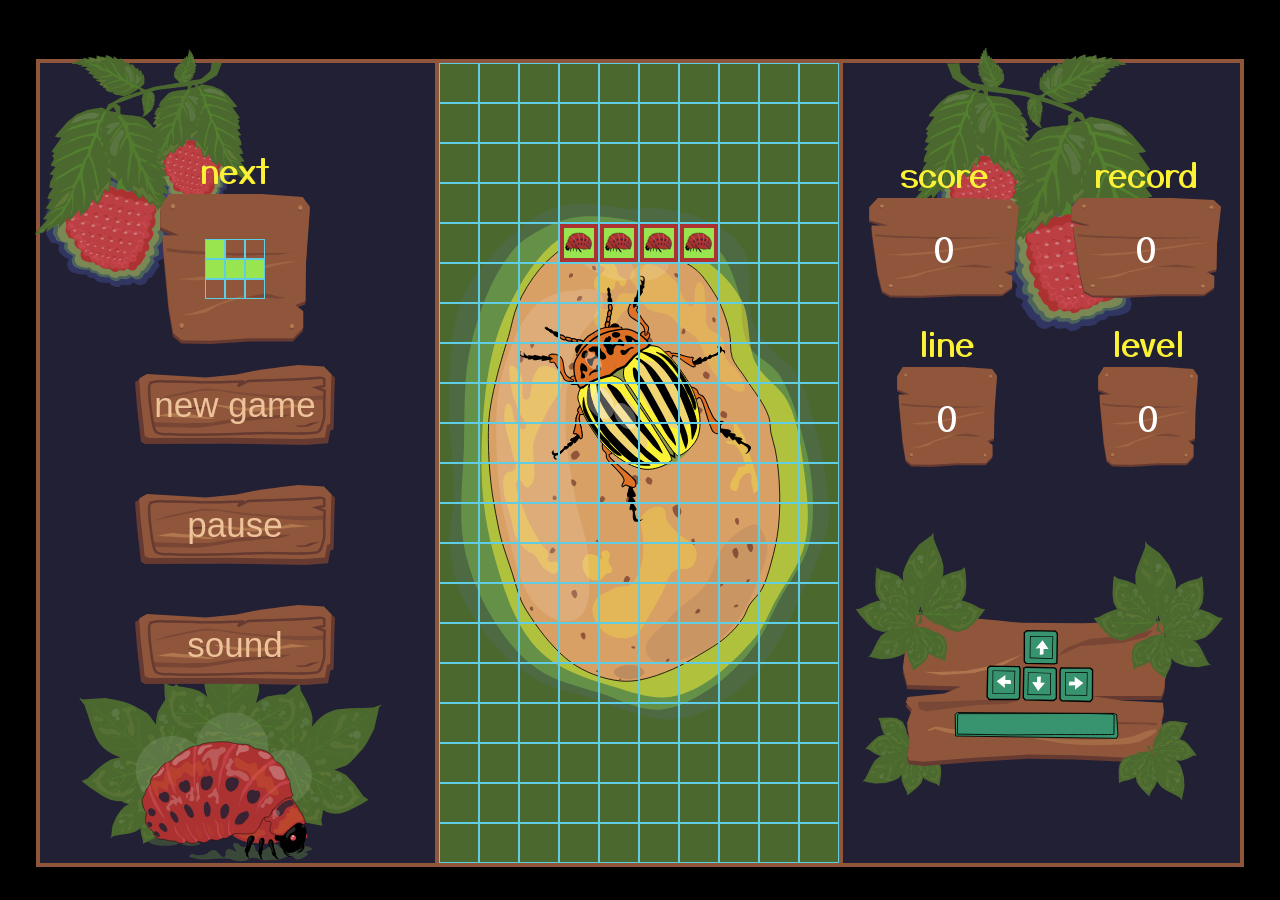
<file: index.html>
<!DOCTYPE html>
<html lang="en">
    <head>
        <meta charset="UTF-8" />
        <meta name="viewport" content="width=device-width, initial-scale=1" />
        <title>Tetris Colorados</title>
        <link rel="stylesheet" href="css/main.css" />
    </head>
    <body class="page">
        <div class="page-information">
            <span class="page-information__title">I work only on a desktop browser</span>
            <span class="page-information__text">Your device's screen is too small! The game is unavailable!</span>
        </div>
        <div class="main">
            <div id="windowGameWin" class="game-win">
                <div class="game-win__content-top">
                    <span class="game-win__title">You are a winner</span>
                    <span class="game-win__text"
                        >Dear friend, you did the impossible! As the game's author, I warmly congratulate you on saving
                        the harvest!</span
                    >
                </div>
                <div class="game-win__content-middle">
                    <div class="game-win__content-left">
                        <div class="game-win__picture-box">
                            <img class="game-win__picture" src="assets/images/potato-win.svg" alt="potato win" />
                        </div>
                    </div>
                    <div class="game-win__content-right">
                        <div class="game-win__record-box">
                            <span class="game-win__title game-win__title_position">Record: </span>
                            <span
                                id="gameWinRecord"
                                class="game-win__title game-win__title_position game-win__title_theme_white"
                            ></span>
                        </div>
                        <div class="game-win__line-box">
                            <span class="game-win__title game-win__title_position">Line: </span>
                            <span
                                id="gameWinLine"
                                class="game-win__title game-win__title_position game-win__title_theme_white"
                            ></span>
                        </div>
                        <div class="game-win__score-box">
                            <span class="game-win__title game-win__title_position">Score: </span>
                            <span
                                id="gameWinScore"
                                class="game-win__title game-win__title_position game-win__title_theme_white"
                            ></span>
                        </div>
                        <div class="game-win__level-box">
                            <span class="game-win__title game-win__title_position">Level: </span>
                            <span
                                id="gameWinLevel"
                                class="game-win__title game-win__title_position game-win__title_theme_white"
                            ></span>
                        </div>
                    </div>
                </div>
                <div class="game-win__content-bottom">
                    <div class="game-win__button">
                        <button class="button btnNewGame">
                            <img class="button__picture" src="assets/images/button.svg" alt="button" />
                            <span class="button__text">new game</span>
                        </button>
                    </div>
                </div>
            </div>
            <div id="windowGameOver" class="game-over">
                <div class="game-over__notification">
                    <div class="game-over__decor game-over__decor_left">
                        <img class="game-over__picture" src="assets/images/leafLeft.svg" alt="leaf eat" />
                    </div>
                    <span class="game-over__title">Game Over</span>
                    <span class="game-over__text"
                        >Sorry, but the bugs have already eaten the future food. Try again!</span
                    >
                    <div class="game-over__table">
                        <table class="table">
                            <tr class="table__row">
                                <td class="table__cell">
                                    <span class="game-over__text game-over__text-small game-over__text_position"
                                        >record</span
                                    >
                                </td>
                                <td class="table__cell">
                                    <span class="game-over__text game-over__text-small game-over__text_position"
                                        >score</span
                                    >
                                </td>
                                <td class="table__cell">
                                    <span class="game-over__text game-over__text-small game-over__text_position"
                                        >line</span
                                    >
                                </td>
                            </tr>
                            <tr class="table__row table__row-size">
                                <td class="table__cell">
                                    <span id="gameOverRecord" class="game-over__text game-over__text-small"></span>
                                </td>
                                <td class="table__cell">
                                    <span id="gameOverScore" class="game-over__text game-over__text-small"></span>
                                </td>
                                <td class="table__cell">
                                    <span id="gameOverLine" class="game-over__text game-over__text-small"></span>
                                </td>
                            </tr>
                        </table>
                    </div>
                    <div class="game-over__button-box">
                        <button class="button btnNewGame">
                            <img class="button__picture" src="assets/images/button.svg" alt="button" />
                            <span class="button__text">new game</span>
                        </button>
                    </div>
                    <div class="game-over__decor game-over__decor_right">
                        <img class="game-over__picture" src="assets/images/leafRight.svg" alt="leaf eat" />
                    </div>
                </div>
            </div>
            <div class="main__content-left">
                <div class="decor decor_position">
                    <img class="decor__picture" src="assets/images/raspberries.svg" alt="raspberries" />
                </div>
                <div class="main__information-panel information-panel">
                    <div class="information-panel__content-text">
                        <span class="information-panel__text">next</span>
                    </div>
                    <div class="information-panel__content-board">
                        <img class="information-panel__picture" src="assets/images/board.svg" alt="board" />
                        <div id="nextFigure" class="information-panel__next-figure"></div>
                    </div>
                </div>
                <div class="main__menu">
                    <ul class="list-menu">
                        <li class="list-menu__item">
                            <button class="button btnNewGame">
                                <img class="button__picture" src="assets/images/button.svg" alt="button" />
                                <span class="button__text">new game</span>
                            </button>
                        </li>
                        <li class="list-menu__item">
                            <button id="pause" class="button">
                                <img class="button__picture" src="assets/images/button.svg" alt="button" />
                                <span class="button__text">pause</span>
                            </button>
                        </li>
                        <li class="list-menu__item">
                            <button class="button">
                                <img class="button__picture" src="assets/images/button.svg" alt="button" />
                                <span class="button__text">sound</span>
                            </button>
                        </li>
                    </ul>
                </div>
                <div class="decor-bottom">
                    <img class="decor-bottom__picture" src="assets/images/larva.svg" alt="larva" />
                </div>
            </div>
            <div class="main__content-middle">
                <div id="scene" class="scene"></div>
            </div>
            <div class="main__content-right">
                <div class="decor-right decor_position-right">
                    <img class="decor__picture" src="assets/images/raspberries.svg" alt="raspberries" />
                </div>
                <div class="information-panel information-panel_right">
                    <div class="information-panel__content-top">
                        <div class="information-panel__content-left">
                            <div class="information-panel__content-text">
                                <span class="information-panel__text">score</span>
                            </div>
                            <div class="information-panel__content-board information-panel__content-board_size">
                                <img
                                    class="information-panel__picture information-panel__picture_size"
                                    src="assets/images/board-h.svg"
                                    alt="board"
                                />
                                <div id="score" class="information-panel__out">10</div>
                            </div>
                        </div>
                        <div class="information-panel__content-right">
                            <div class="information-panel__content-text">
                                <span class="information-panel__text">record</span>
                            </div>
                            <div class="information-panel__content-board information-panel__content-board_size">
                                <img
                                    class="information-panel__picture information-panel__picture_size"
                                    src="assets/images/board-h.svg"
                                    alt="board"
                                />
                                <div id="record" class="information-panel__out">100</div>
                            </div>
                        </div>
                    </div>
                    <div class="information-panel__content-bottom">
                        <div class="information-panel__content-left information-panel__content-left_position">
                            <div class="information-panel__content-text">
                                <span class="information-panel__text">line</span>
                            </div>
                            <div class="information-panel__content-board information-panel__content-board_size_small">
                                <img class="information-panel__picture" src="assets/images/board.svg" alt="board" />
                                <div id="line" class="information-panel__out">1</div>
                            </div>
                        </div>
                        <div class="information-panel__content-right">
                            <div class="information-panel__content-text">
                                <span class="information-panel__text">level</span>
                            </div>
                            <div class="information-panel__content-board information-panel__content-board_size_small">
                                <img class="information-panel__picture" src="assets/images/board.svg" alt="board" />
                                <div id="level" class="information-panel__out">1</div>
                            </div>
                        </div>
                    </div>
                </div>
                <div class="control-information">
                    <img class="control-information__picture" src="assets/images/control.svg" alt="board control" />
                </div>
            </div>
        </div>
        <script src="javascript/main.js"></script>
    </body>
</html>
</file>
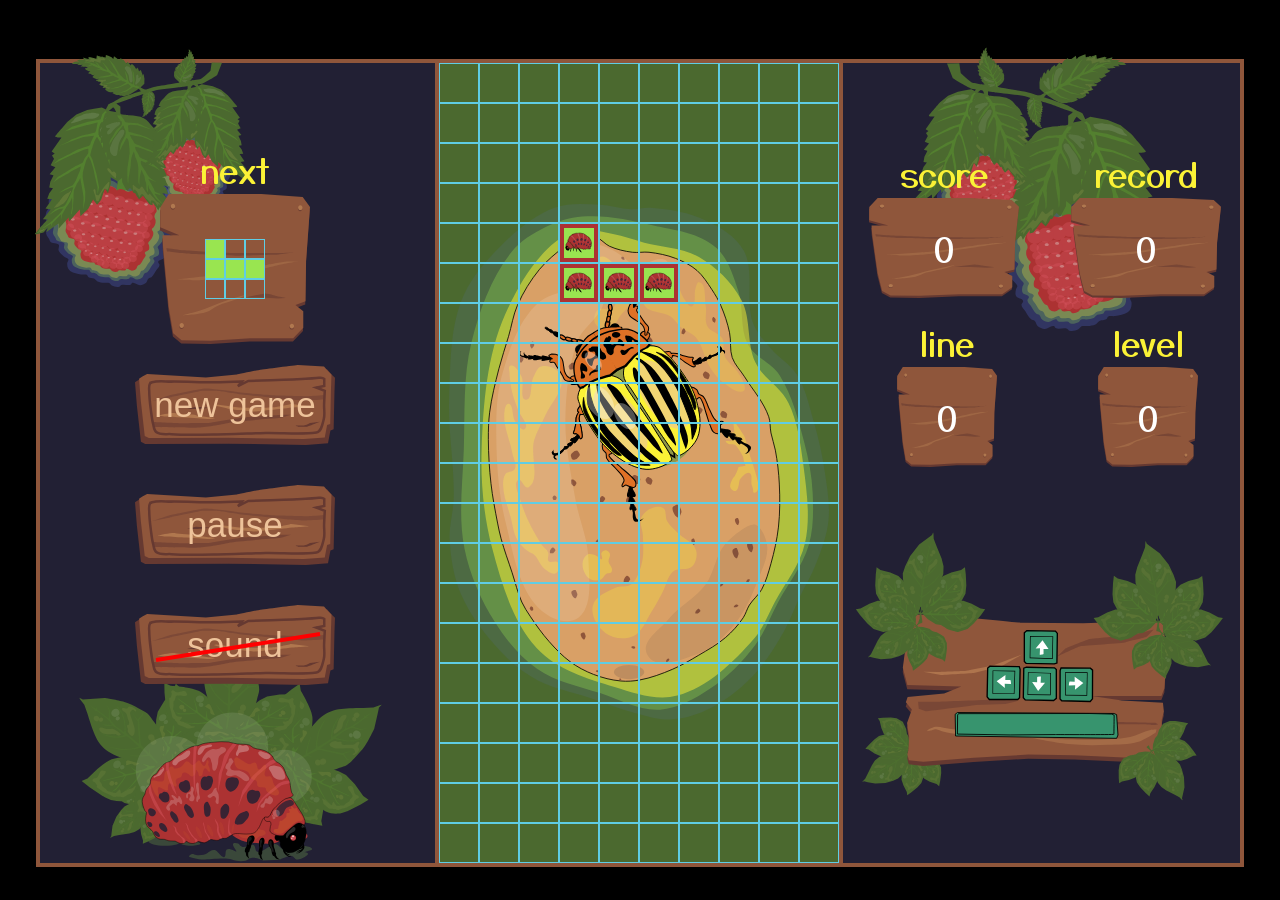
<file: src/index.html>
<!DOCTYPE html>
<html lang="en">
    <head>
        <meta charset="UTF-8" />
        <meta name="viewport" content="width=device-width, initial-scale=1" />
        <title>Tetris Colorados</title>
        <link rel="stylesheet" href="css/main.css" />
    </head>
    <body class="page">
        <div class="page-information">
            <span class="page-information__title">I work only on a desktop browser</span>
            <span class="page-information__text">Your device's screen is too small! The game is unavailable!</span>
        </div>
        <div class="main">
            <div id="windowGameWin" class="game-win">
                <div class="game-win__content-top">
                    <span class="game-win__title">You are a winner</span>
                    <span class="game-win__text"
                        >Dear friend, you did the impossible! As the game's author, I warmly congratulate you on saving
                        the harvest!</span
                    >
                </div>
                <div class="game-win__content-middle">
                    <div class="game-win__content-left">
                        <div class="game-win__picture-box">
                            <img class="game-win__picture" src="assets/images/potato-win.svg" alt="potato win" />
                        </div>
                    </div>
                    <div class="game-win__content-right">
                        <div class="game-win__record-box">
                            <span class="game-win__title game-win__title_position">Record: </span>
                            <span
                                id="gameWinRecord"
                                class="game-win__title game-win__title_position game-win__title_theme_white"
                            ></span>
                        </div>
                        <div class="game-win__line-box">
                            <span class="game-win__title game-win__title_position">Line: </span>
                            <span
                                id="gameWinLine"
                                class="game-win__title game-win__title_position game-win__title_theme_white"
                            ></span>
                        </div>
                        <div class="game-win__score-box">
                            <span class="game-win__title game-win__title_position">Score: </span>
                            <span
                                id="gameWinScore"
                                class="game-win__title game-win__title_position game-win__title_theme_white"
                            ></span>
                        </div>
                        <div class="game-win__level-box">
                            <span class="game-win__title game-win__title_position">Level: </span>
                            <span
                                id="gameWinLevel"
                                class="game-win__title game-win__title_position game-win__title_theme_white"
                            ></span>
                        </div>
                    </div>
                </div>
                <div class="game-win__content-bottom">
                    <div class="game-win__button">
                        <button class="button btnNewGame">
                            <img class="button__picture" src="assets/images/button.svg" alt="button" />
                            <span class="button__text">new game</span>
                        </button>
                    </div>
                </div>
            </div>
            <div id="windowGameOver" class="game-over">
                <div class="game-over__notification">
                    <div class="game-over__decor game-over__decor_left">
                        <img class="game-over__picture" src="assets/images/leafLeft.svg" alt="leaf eat" />
                    </div>
                    <span class="game-over__title">Game Over</span>
                    <span class="game-over__text"
                        >Sorry, but the bugs have already eaten the future food. Try again!</span
                    >
                    <div class="game-over__table">
                        <table class="table">
                            <tr class="table__row">
                                <td class="table__cell">
                                    <span class="game-over__text game-over__text-small game-over__text_position"
                                        >record</span
                                    >
                                </td>
                                <td class="table__cell">
                                    <span class="game-over__text game-over__text-small game-over__text_position"
                                        >score</span
                                    >
                                </td>
                                <td class="table__cell">
                                    <span class="game-over__text game-over__text-small game-over__text_position"
                                        >line</span
                                    >
                                </td>
                            </tr>
                            <tr class="table__row table__row-size">
                                <td class="table__cell">
                                    <span id="gameOverRecord" class="game-over__text game-over__text-small"></span>
                                </td>
                                <td class="table__cell">
                                    <span id="gameOverScore" class="game-over__text game-over__text-small"></span>
                                </td>
                                <td class="table__cell">
                                    <span id="gameOverLine" class="game-over__text game-over__text-small"></span>
                                </td>
                            </tr>
                        </table>
                    </div>
                    <div class="game-over__button-box">
                        <button class="button btnNewGame">
                            <img class="button__picture" src="assets/images/button.svg" alt="button" />
                            <span class="button__text">new game</span>
                        </button>
                    </div>
                    <div class="game-over__decor game-over__decor_right">
                        <img class="game-over__picture" src="assets/images/leafRight.svg" alt="leaf eat" />
                    </div>
                </div>
            </div>
            <div class="main__content-left">
                <div class="decor decor_position">
                    <img class="decor__picture" src="assets/images/raspberries.svg" alt="raspberries" />
                </div>
                <div class="main__information-panel information-panel">
                    <div class="information-panel__content-text">
                        <span class="information-panel__text">next</span>
                    </div>
                    <div class="information-panel__content-board">
                        <img class="information-panel__picture" src="assets/images/board.svg" alt="board" />
                        <div id="nextFigure" class="information-panel__next-figure"></div>
                    </div>
                </div>
                <div class="main__menu">
                    <ul class="list-menu">
                        <li class="list-menu__item">
                            <button class="button btnNewGame">
                                <img class="button__picture" src="assets/images/button.svg" alt="button" />
                                <span class="button__text">new game</span>
                            </button>
                        </li>
                        <li class="list-menu__item">
                            <button id="pause" class="button">
                                <img class="button__picture" src="assets/images/button.svg" alt="button" />
                                <span class="button__text">pause</span>
                            </button>
                        </li>
                        <li class="list-menu__item">
                            <button id="sound" class="button button__decor-line">
                                <img class="button__picture" src="assets/images/button.svg" alt="button" />
                                <span class="button__text"> sound</span>
                            </button>
                        </li>
                    </ul>
                </div>
                <div class="decor-bottom">
                    <img class="decor-bottom__picture" src="assets/images/larva.svg" alt="larva" />
                </div>
            </div>
            <div class="main__content-middle">
                <div id="scene" class="scene"></div>
            </div>
            <div class="main__content-right">
                <div class="decor-right decor_position-right">
                    <img class="decor__picture" src="assets/images/raspberries.svg" alt="raspberries" />
                </div>
                <div class="information-panel information-panel_right">
                    <div class="information-panel__content-top">
                        <div class="information-panel__content-left">
                            <div class="information-panel__content-text">
                                <span class="information-panel__text">score</span>
                            </div>
                            <div class="information-panel__content-board information-panel__content-board_size">
                                <img
                                    class="information-panel__picture information-panel__picture_size"
                                    src="assets/images/board-h.svg"
                                    alt="board"
                                />
                                <div id="score" class="information-panel__out"></div>
                            </div>
                        </div>
                        <div class="information-panel__content-right">
                            <div class="information-panel__content-text">
                                <span class="information-panel__text">record</span>
                            </div>
                            <div class="information-panel__content-board information-panel__content-board_size">
                                <img
                                    class="information-panel__picture information-panel__picture_size"
                                    src="assets/images/board-h.svg"
                                    alt="board"
                                />
                                <div id="record" class="information-panel__out"></div>
                            </div>
                        </div>
                    </div>
                    <div class="information-panel__content-bottom">
                        <div class="information-panel__content-left information-panel__content-left_position">
                            <div class="information-panel__content-text">
                                <span class="information-panel__text">line</span>
                            </div>
                            <div class="information-panel__content-board information-panel__content-board_size_small">
                                <img class="information-panel__picture" src="assets/images/board.svg" alt="board" />
                                <div id="line" class="information-panel__out">1</div>
                            </div>
                        </div>
                        <div class="information-panel__content-right">
                            <div class="information-panel__content-text">
                                <span class="information-panel__text">level</span>
                            </div>
                            <div class="information-panel__content-board information-panel__content-board_size_small">
                                <img class="information-panel__picture" src="assets/images/board.svg" alt="board" />
                                <div id="level" class="information-panel__out"></div>
                            </div>
                        </div>
                    </div>
                </div>
                <div class="control-information">
                    <img class="control-information__picture" src="assets/images/control.svg" alt="board control" />
                </div>
            </div>
        </div>
        <script src="javascript/main.js"></script>
    </body>
</html>
</file>
<file: css/main.css>
*,
*::after,
*::before {
    box-sizing: border-box;
}

html {
    height: 100%;
}

:root {
    --swatch-1: #000000;
    --swatch-2: #222034;
    --swatch-3: #4b692f;
    --swatch-4: #fbf236;
    --swatch-5: #eec39a;
    --swatch-6: #ac3232;
    --swatch-7: #ffffff;
    --swatch-8: #5fcde4;
    --swatch-9: #99e550;
    --swatch-10: #9badb7;
    --swatch-11: #8f563b;
    --text-size: 35px;
    --text-size-small: 25px;
    --app-width: 1200px;
    --app-height: 800px;
    --scene-width: 400px;
}

@font-face {
    font-family: 'Yusei Magic';
    src: url('../assets/fonts/YuseiMagic-Regular.woff2') format('woff2');
    font-weight: normal;
    font-style: normal;
    font-display: swap;
}

/* PAGE */

.page {
    height: 100%;
    display: flex;
    justify-content: center;
    align-items: center;
    padding: 0px;
    margin: 0px;
    background-color: var(--swatch-1);
    font-family: 'Yusei Magic', sans-serif;
    color: var(--swatch-4);
    user-select: none;
}

.page-information {
    display: none;
    justify-content: center;
    align-items: center;
    flex-direction: column;
    text-align: center;
    height: 100vh;
    border: 5px solid;
}
.page-information__title {
    display: block;
    color: var(--swatch-6);
}

.page-information__text {
    display: block;
}

@media screen and (max-width: 1200px) {
    .page-information {
        display: flex;
    }
}

/* ===================== */

/* MAIN */

.main {
    display: flex;
    justify-content: space-between;
    background-color: var(--swatch-2);
    width: var(--app-width);
    height: var(--app-height);
    margin-top: 25px;
    margin-left: auto;
    margin-right: auto;
    box-shadow: 0px 0px 0px 4px var(--swatch-11);
    position: relative;
}

@media screen and (max-width: 1200px) {
    .main {
        display: none;
    }
}

.main__content-left {
    position: relative;
    margin-left: 120px;
}

.main__information-panel {
    margin-top: 80px;
}

.main__menu {
    /* outline: 1px solid blue; */
    position: relative;
    left: -25px;
    z-index: 9;
}

.main__content-right {
    position: relative;
}

/* ================== */

/* SCENE */

.scene {
    background-color: var(--swatch-3);
    width: var(--scene-width);
    height: var(--app-height);
    margin-left: auto;
    margin-right: auto;
    background-image: url(../assets/images/potato-bg.svg);
    background-repeat: no-repeat;
    background-size: 95%;
    background-position: center, center;
    font-size: 0px;
    box-shadow: 4px 0px var(--swatch-11), -4px 0px var(--swatch-11);
}

.cell,
.cell-preview {
    margin: 0;
    padding: 0;
    width: 40px;
    height: 40px;
    border: 1px solid var(--swatch-8);
    display: inline-block;
}

.cell-preview {
    width: 20px;
    height: 20px;
}

.cell-bg {
    background-color: var(--swatch-9);
}

.moving-cell,
.fixed-cell {
    background-image: url(../assets/images/larvamove.svg);
    background-repeat: no-repeat;
    background-position: center, center;
    background-size: 70%;
    background-color: var(--swatch-9);
    box-shadow: inset 0px 0px 0px 4px var(--swatch-6);
}

.fixed-cell {
    background-color: var(--swatch-10);
}

/* ==================== */

/* DECOR */

.decor {
    width: 218px;
    height: 255px;
}

.decor_position {
    position: absolute;
    top: -23px;
    left: -125px;
}

.decor__picture {
    width: 100%;
    height: 100%;
}

.decor-bottom {
    width: 390px;
    height: 244px;
    position: absolute;
    position: absolute;
    bottom: -5px;
    left: -125px;
}

.decor-bottom__picture {
    width: 100%;
    height: 100%;
}

.decor-right {
    width: 260px;
    height: 305px;
}

.decor_position-right {
    transform: scale(-1, 1);
    position: absolute;
    right: 70px;
    top: -27px;
}

/* ================== */

/* INFORMATION PANEL */

.information-panel {
    /* outline: 1px solid red; */
    width: 150px;
    height: 200px;
    text-align: center;
    position: relative;
    z-index: 9;
}

.information-panel__content-text {
}

.information-panel__text {
    font-size: var(--text-size);
}

.information-panel__content-board {
    display: flex;
    flex-direction: row;
    justify-content: center;
    align-items: center;
    position: relative;
    width: 100%;
    height: 70%;
}

.information-panel__picture {
    position: absolute;
    top: 0px;
    left: 0px;
    right: 0px;
    bottom: 0px;
}

.information-panel__picture_size {
}

.information-panel__next-figure {
    position: relative;
    z-index: 10;
    font-size: 0;
    width: 80px;
    height: 80px;
}

.information-panel_right {
    margin-top: 66px;
    width: 323px;
    display: flex;
    flex-direction: column;
    /* justify-content: space-between; */
    justify-content: space-evenly;
    height: 356px;
}

.information-panel__content-top,
.information-panel__content-bottom {
    /* height: 160px; */
    display: flex;
    justify-content: space-between;
    align-items: center;
}

.information-panel__content-top {
    width: 94%;
}

.information-panel__content-bottom {
    width: 87%;
}

.information-panel__content-left {
    position: relative;
    left: -48px;
}
.information-panel__content-left_position {
    left: -20px;
}

.information-panel__content-board_size {
    width: 150px;
    height: 100px;
}

.information-panel__content-board_size_small {
    width: 100px;
    height: 100px;
}

.information-panel__out {
    position: relative;
    z-index: 10;
    font-size: var(--text-size);
    color: var(--swatch-7);
}

/* =================== */

/* MENU */
.list-menu {
    list-style: none;
    padding: 0px;
}

.list-menu__item:first-child {
    margin-top: 22px;
}

.list-menu__item {
    margin-top: 40px;
}

/* ===================== */

/* BUTTON */
.button {
    position: relative;
    width: 200px;
    height: 80px;
    border: 0;
    background-color: transparent;
    cursor: pointer;
}

.button:active {
    transform: rotate(5deg);
}

.button__picture {
    position: absolute;
    top: 0;
    left: 0;
    right: 0;
    bottom: 0;
}

.button__text {
    position: relative;
    font-size: var(--text-size);
    color: var(--swatch-5);
}

/* ==================== */

/* CONTROL INFORMATION */

.control-information {
    position: absolute;
    width: 400px;
    height: 300px;
    left: -80px;
    bottom: 34px;
}

.control-information__picture {
    width: 100%;
    height: 100%;
}

/* ======================= */

/* GAME OVER */
.game-over {
    display: none;
    justify-content: center;
    align-items: center;
    width: 100%;
    height: 100%;
    background-color: var(--swatch-2);
    position: absolute;
    z-index: 100;
    box-shadow: -1px 0px 0px 20px var(--swatch-11), inset -3px -2px var(--swatch-1);
}

.game-over__notification {
    width: 600px;
    height: 450px;
    background-color: var(--swatch-3);
    /* z-index: 200; */
    border: 10px solid var(--swatch-11);
    padding: 5px;
    box-shadow: 3px 3px 3px 0px var(--swatch-1);
}

.game-over__title,
.game-over__text {
    font-size: var(--text-size);
    display: block;
    text-align: center;
}

.game-over__text {
    margin-top: 2px;
    text-align: center;
}

.game-over__score {
    display: flex;
    justify-content: space-evenly;
    align-items: center;
}

.game-over__button-box {
    margin-top: 13px;
    text-align: center;
}

.game-over__text-small {
    font-size: var(--text-size-small);
}

.game-over__table {
    margin-top: 20px;
    display: flex;
    justify-content: center;
    align-items: center;
}

.game-over__decor {
    position: absolute;
    width: 560px;
    height: 560px;
    z-index: -100;
}

.game-over__picture {
    width: 100%;
    height: 100%;
}

.game-over__decor_left {
    top: 124px;
    left: -60px;
}

.game-over__decor_right {
    top: 96px;
    right: -53px;
}

.game-over__text_position {
    padding-bottom: 10px;
}
/* ======================== */

/* Table */
.table {
    border: 2px solid var(--swatch-4);
    border-collapse: collapse;
}

.table__cell {
    border: 2px solid var(--swatch-4);
    width: 150px;
}

.table__row-size {
    height: 90px;
}

/* ======================== */

/* GAME WIN */

.game-win {
    display: none;
    flex-direction: column;
    justify-content: center;
    align-items: center;
    width: 100%;
    height: 100%;
    background-color: var(--swatch-2);
    position: absolute;
    z-index: 100;
    box-shadow: -1px 0px 0px 20px var(--swatch-11), inset -3px -2px var(--swatch-1);
}

.game-win__content-top {
    text-align: center;
    width: 610px;
    margin-top: 30px;
    margin-left: auto;
    margin-right: auto;
}

.game-win__title {
    display: block;
    text-transform: uppercase;
    color: var(--swatch-9);
    font-size: var(--text-size);
}

.game-win__title_theme_white {
    color: var(--swatch-7);
}

.game-win__text {
    font-size: var(--text-size);
}

.game-win__content-middle {
    display: flex;
    width: 900px;
    margin-left: auto;
    margin-right: auto;
}

.game-win__title_position {
    display: inline-block;
}

.game-win__content-left {
}

.game-win__picture-box {
    width: 474px;
    height: 360px;
}

.game-win__picture {
    width: 100%;
    height: 100%;
}

.game-win__content-right {
    display: flex;
    flex-direction: column;
    justify-content: center;
    align-items: flex-start;
}

.game-win__content-bottom {
    margin-top: 15px;
    margin-left: auto;
    margin-right: auto;
    width: 300px;
}

.game-win__button {
    text-align: center;
}

/* ======================== */
</file>
<file: src/css/main.css>
*,
*::after,
*::before {
    box-sizing: border-box;
}

html {
    height: 100%;
}

button {
    outline: none;
}

:root {
    --swatch-1: #000000;
    --swatch-2: #222034;
    --swatch-3: #4b692f;
    --swatch-4: #fbf236;
    --swatch-5: #eec39a;
    --swatch-6: #ac3232;
    --swatch-7: #ffffff;
    --swatch-8: #5fcde4;
    --swatch-9: #99e550;
    --swatch-10: #9badb7;
    --swatch-11: #8f563b;
    --swatch-12: #ff0000;
    --text-size: 35px;
    --text-size-small: 25px;
    --app-width: 1200px;
    --app-height: 800px;
    --scene-width: 400px;
}

@font-face {
    font-family: 'Yusei Magic';
    src: url('../assets/fonts/YuseiMagic-Regular.woff2') format('woff2');
    font-weight: normal;
    font-style: normal;
    font-display: swap;
}

/* PAGE */

.page {
    height: 100%;
    display: flex;
    justify-content: center;
    align-items: center;
    padding: 0px;
    margin: 0px;
    background-color: var(--swatch-1);
    font-family: 'Yusei Magic', sans-serif;
    color: var(--swatch-4);
    user-select: none;
}

.page-information {
    display: none;
    justify-content: center;
    align-items: center;
    flex-direction: column;
    text-align: center;
    height: 100vh;
    border: 5px solid;
}
.page-information__title {
    display: block;
    color: var(--swatch-6);
}

.page-information__text {
    display: block;
}

@media screen and (max-width: 1200px) {
    .page-information {
        display: flex;
    }
}

/* ===================== */

/* MAIN */

.main {
    display: flex;
    justify-content: space-between;
    background-color: var(--swatch-2);
    width: var(--app-width);
    height: var(--app-height);
    margin-top: 25px;
    margin-left: auto;
    margin-right: auto;
    box-shadow: 0px 0px 0px 4px var(--swatch-11);
    position: relative;
}

@media screen and (max-width: 1200px) {
    .main {
        display: none;
    }
}

.main__content-left {
    position: relative;
    margin-left: 120px;
}

.main__information-panel {
    margin-top: 80px;
}

.main__menu {
    /* outline: 1px solid blue; */
    position: relative;
    left: -25px;
    z-index: 9;
}

.main__content-right {
    position: relative;
}

/* ================== */

/* SCENE */

.scene {
    background-color: var(--swatch-3);
    width: var(--scene-width);
    height: var(--app-height);
    margin-left: auto;
    margin-right: auto;
    background-image: url(../assets/images/potato-bg.svg);
    background-repeat: no-repeat;
    background-size: 95%;
    background-position: center, center;
    font-size: 0px;
    box-shadow: 4px 0px var(--swatch-11), -4px 0px var(--swatch-11);
}

.cell,
.cell-preview {
    margin: 0;
    padding: 0;
    width: 40px;
    height: 40px;
    border: 1px solid var(--swatch-8);
    display: inline-block;
}

.cell-preview {
    width: 20px;
    height: 20px;
}

.cell-bg {
    background-color: var(--swatch-9);
}

.moving-cell,
.fixed-cell {
    background-image: url(../assets/images/larvamove.svg);
    background-repeat: no-repeat;
    background-position: center, center;
    background-size: 70%;
    background-color: var(--swatch-9);
    box-shadow: inset 0px 0px 0px 4px var(--swatch-6);
}

.fixed-cell {
    background-color: var(--swatch-10);
}

/* ==================== */

/* DECOR */

.decor {
    width: 218px;
    height: 255px;
}

.decor_position {
    position: absolute;
    top: -23px;
    left: -125px;
}

.decor__picture {
    width: 100%;
    height: 100%;
}

.decor-bottom {
    width: 390px;
    height: 244px;
    position: absolute;
    position: absolute;
    bottom: -5px;
    left: -125px;
}

.decor-bottom__picture {
    width: 100%;
    height: 100%;
}

.decor-right {
    width: 260px;
    height: 305px;
}

.decor_position-right {
    transform: scale(-1, 1);
    position: absolute;
    right: 70px;
    top: -27px;
}

/* ================== */

/* INFORMATION PANEL */

.information-panel {
    /* outline: 1px solid red; */
    width: 150px;
    height: 200px;
    text-align: center;
    position: relative;
    z-index: 9;
}

.information-panel__content-text {
}

.information-panel__text {
    font-size: var(--text-size);
}

.information-panel__content-board {
    display: flex;
    flex-direction: row;
    justify-content: center;
    align-items: center;
    position: relative;
    width: 100%;
    height: 70%;
}

.information-panel__picture {
    position: absolute;
    top: 0px;
    left: 0px;
    right: 0px;
    bottom: 0px;
}

.information-panel__picture_size {
}

.information-panel__next-figure {
    position: relative;
    z-index: 10;
    font-size: 0;
    width: 80px;
    height: 80px;
}

.information-panel_right {
    margin-top: 66px;
    width: 323px;
    display: flex;
    flex-direction: column;
    /* justify-content: space-between; */
    justify-content: space-evenly;
    height: 356px;
}

.information-panel__content-top,
.information-panel__content-bottom {
    /* height: 160px; */
    display: flex;
    justify-content: space-between;
    align-items: center;
}

.information-panel__content-top {
    width: 94%;
}

.information-panel__content-bottom {
    width: 87%;
}

.information-panel__content-left {
    position: relative;
    left: -48px;
}
.information-panel__content-left_position {
    left: -20px;
}

.information-panel__content-board_size {
    width: 150px;
    height: 100px;
}

.information-panel__content-board_size_small {
    width: 100px;
    height: 100px;
}

.information-panel__out {
    position: relative;
    z-index: 10;
    font-size: var(--text-size);
    color: var(--swatch-7);
}

.js-text-animation {
    animation: fontAnim 0.3s linear;
}

@keyframes fontAnim {
    50% {
        font-size: 50px;
    }
}

/* =================== */

/* MENU */
.list-menu {
    list-style: none;
    padding: 0px;
}

.list-menu__item:first-child {
    margin-top: 22px;
}

.list-menu__item {
    margin-top: 40px;
}

/* ===================== */

/* BUTTON */
.button {
    position: relative;
    width: 200px;
    height: 80px;
    border: 0;
    background-color: transparent;
    cursor: pointer;
}

.button:active {
    transform: rotate(5deg);
}

.button__picture {
    position: absolute;
    top: 0;
    left: 0;
    right: 0;
    bottom: 0;
}

.button__text {
    position: relative;
    font-size: var(--text-size);
    color: var(--swatch-5);
}

.button__decor-line::before {
    content: '';
    display: block;
    width: 83%;
    height: 4px;
    background-color: var(--swatch-12);
    position: absolute;
    top: 40px;
    left: 20px;
    z-index: 10;
    transform: rotate(351deg);
}

/* ==================== */

/* CONTROL INFORMATION */

.control-information {
    position: absolute;
    width: 400px;
    height: 300px;
    left: -80px;
    bottom: 34px;
}

.control-information__picture {
    width: 100%;
    height: 100%;
}

/* ======================= */

/* GAME OVER */
.game-over {
    display: none;
    justify-content: center;
    align-items: center;
    width: 100%;
    height: 100%;
    background-color: var(--swatch-2);
    position: absolute;
    z-index: 100;
    box-shadow: -1px 0px 0px 20px var(--swatch-11), inset -3px -2px var(--swatch-1);
}

.game-over__notification {
    width: 600px;
    height: 450px;
    background-color: var(--swatch-3);
    /* z-index: 200; */
    border: 10px solid var(--swatch-11);
    padding: 5px;
    box-shadow: 3px 3px 3px 0px var(--swatch-1);
}

.game-over__title,
.game-over__text {
    font-size: var(--text-size);
    display: block;
    text-align: center;
}

.game-over__text {
    margin-top: 2px;
    text-align: center;
}

.game-over__score {
    display: flex;
    justify-content: space-evenly;
    align-items: center;
}

.game-over__button-box {
    margin-top: 13px;
    text-align: center;
}

.game-over__text-small {
    font-size: var(--text-size-small);
}

.game-over__table {
    margin-top: 20px;
    display: flex;
    justify-content: center;
    align-items: center;
}

.game-over__decor {
    position: absolute;
    width: 560px;
    height: 560px;
    z-index: -100;
}

.game-over__picture {
    width: 100%;
    height: 100%;
}

.game-over__decor_left {
    top: 124px;
    left: -60px;
}

.game-over__decor_right {
    top: 96px;
    right: -53px;
}

.game-over__text_position {
    padding-bottom: 10px;
}
/* ======================== */

/* Table */
.table {
    border: 2px solid var(--swatch-4);
    border-collapse: collapse;
}

.table__cell {
    border: 2px solid var(--swatch-4);
    width: 150px;
}

.table__row-size {
    height: 90px;
}

/* ======================== */

/* GAME WIN */

.game-win {
    display: none;
    flex-direction: column;
    justify-content: center;
    align-items: center;
    width: 100%;
    height: 100%;
    background-color: var(--swatch-2);
    position: absolute;
    z-index: 100;
    box-shadow: -1px 0px 0px 20px var(--swatch-11), inset -3px -2px var(--swatch-1);
}

.game-win__content-top {
    text-align: center;
    width: 610px;
    margin-top: 30px;
    margin-left: auto;
    margin-right: auto;
}

.game-win__title {
    display: block;
    text-transform: uppercase;
    color: var(--swatch-9);
    font-size: var(--text-size);
}

.game-win__title_theme_white {
    color: var(--swatch-7);
}

.game-win__text {
    font-size: var(--text-size);
}

.game-win__content-middle {
    display: flex;
    width: 900px;
    margin-left: auto;
    margin-right: auto;
}

.game-win__title_position {
    display: inline-block;
}

.game-win__content-left {
}

.game-win__picture-box {
    width: 474px;
    height: 360px;
}

.game-win__picture {
    width: 100%;
    height: 100%;
}

.game-win__content-right {
    display: flex;
    flex-direction: column;
    justify-content: center;
    align-items: flex-start;
}

.game-win__content-bottom {
    margin-top: 15px;
    margin-left: auto;
    margin-right: auto;
    width: 300px;
}

.game-win__button {
    text-align: center;
}

/* ======================== */
</file>
